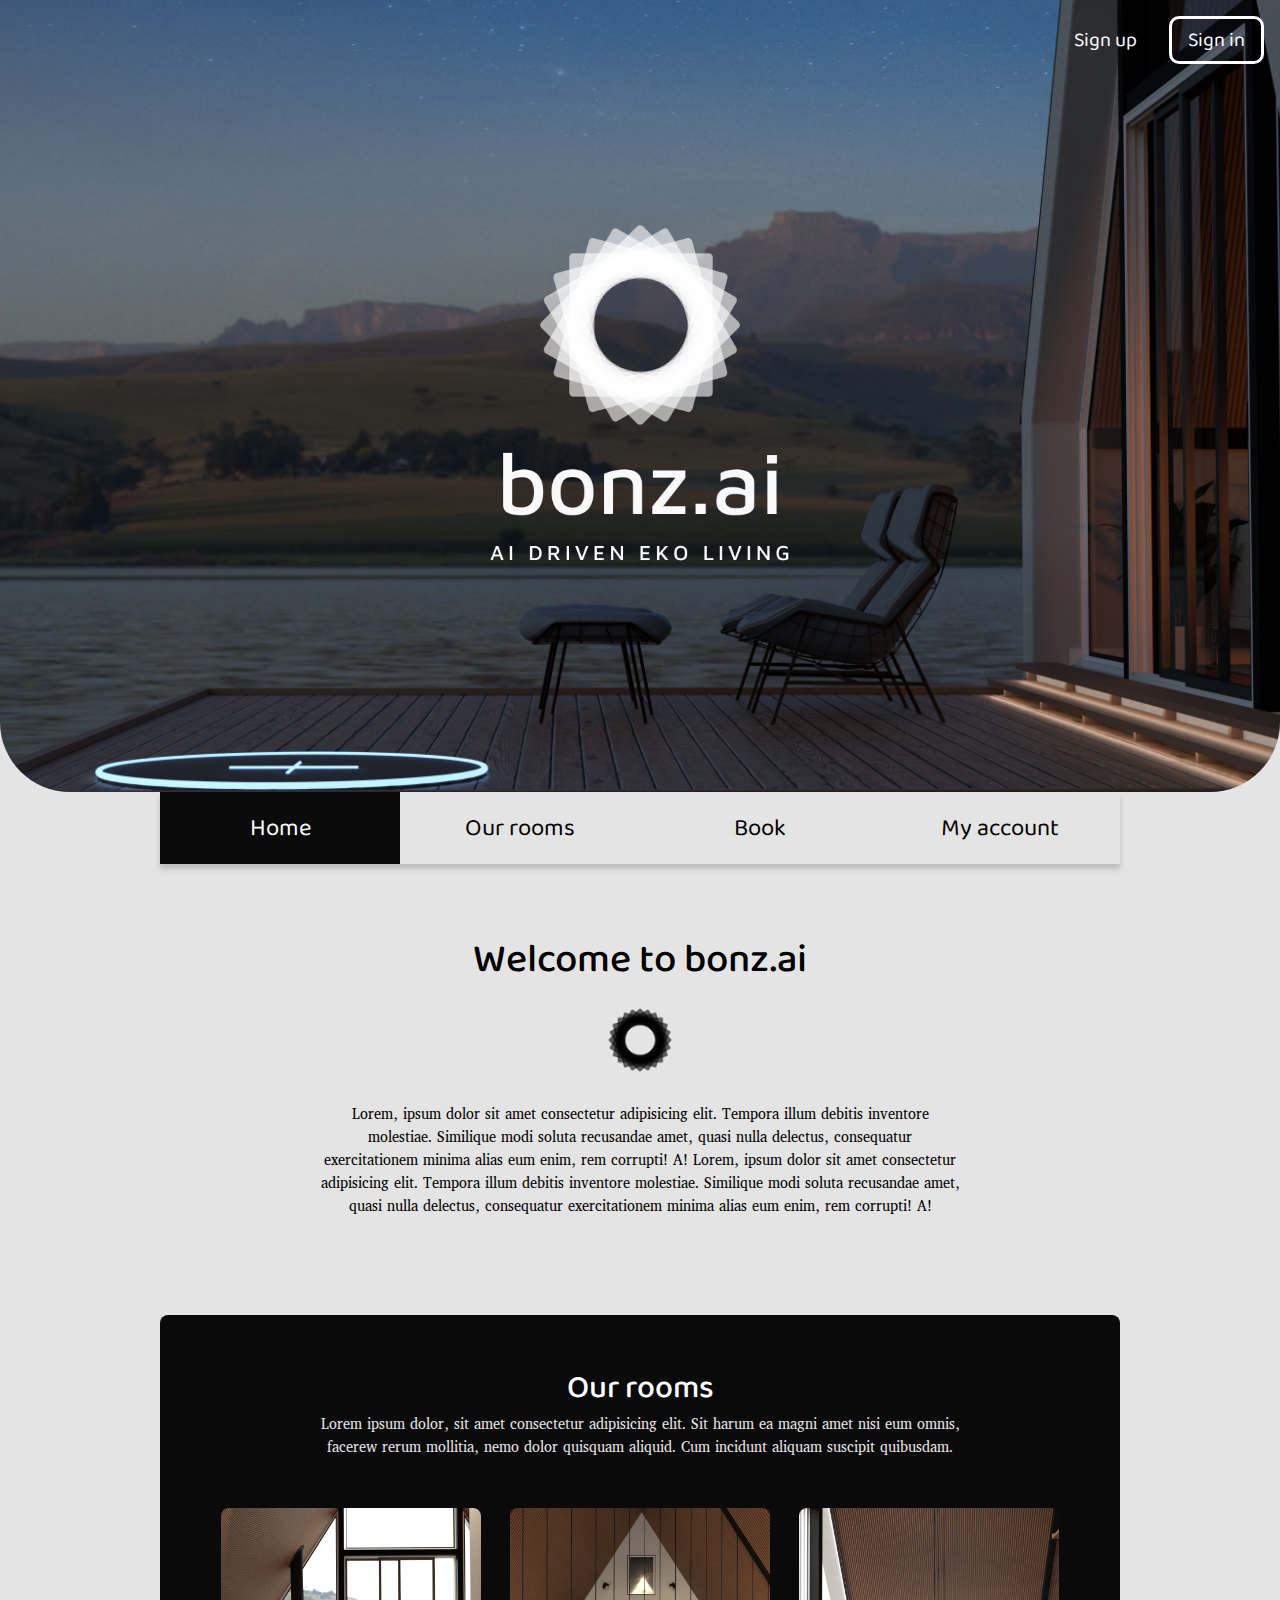
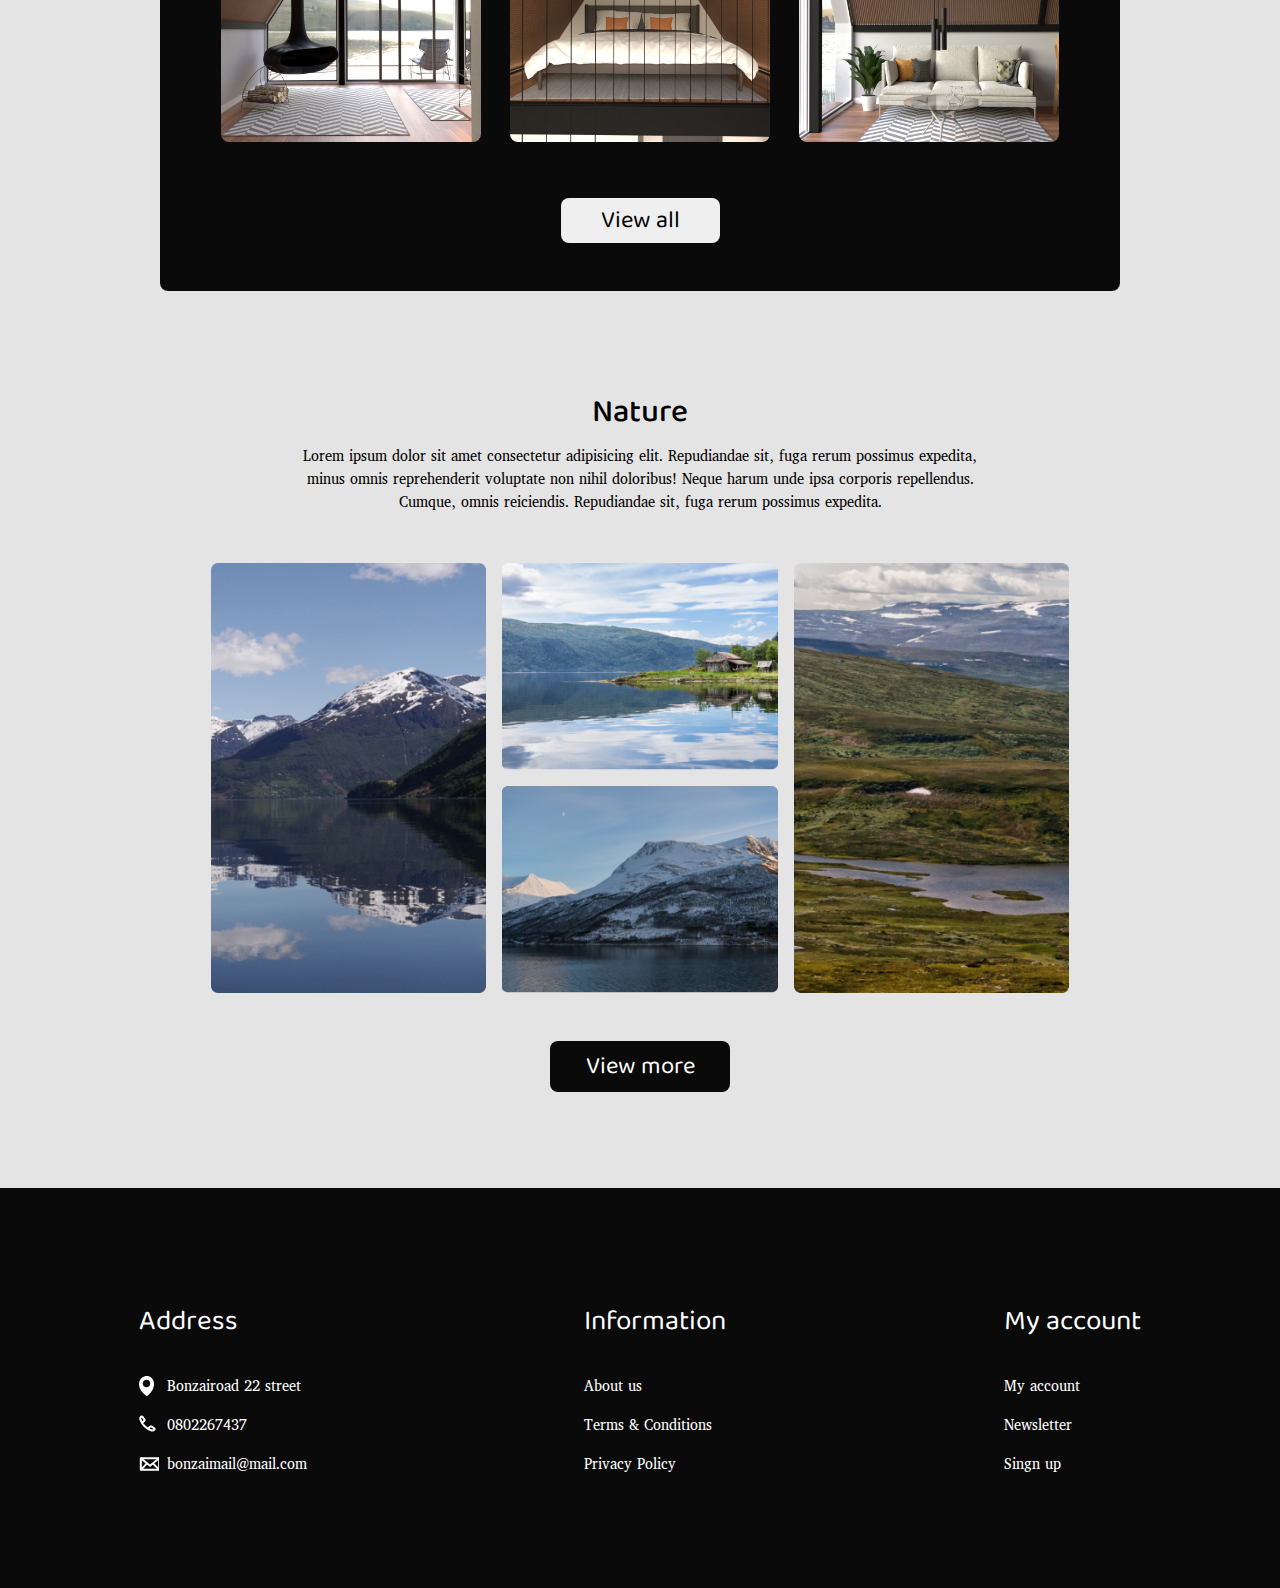
<file: index.html>
<!DOCTYPE html>
<html lang="en">
<head>
    <meta charset="UTF-8">
    <meta name="viewport" content="width=device-width, initial-scale=1.0">
    <title>Bonz.ai</title>
    <link rel="stylesheet" href="css/styles.css">
</head>
<body>
    <div class="wrapper">
        <!--HEADER-->
        <header class="header">
            <img class="header__logo" src="../assets/logo/bonz.ai-logo-white-portrait-full.png" alt="bonz.ai logo">
            <nav class="header__sign-in">
                <a class="header__sign-up" href="#">Sign up</a>
                <button class="header__button">Sign in</button>
            </nav>
        <!--DROPDOWN MENU-->
            <nav class="header-dropdown">
                <img class="header-dropdown__icon" src="../assets/photos/burgir.svg" alt="Icon for dropdown menu">
                <section class="dropdown-content">
                    <a class="dropdown-content__link" href="index.html">Home</a>
                    <a class="dropdown-content__link" href="ourrooms.html">Our rooms</a>
                    <a class="dropdown-content__link" href="book.html">Book</a>
                    <a class="dropdown-content__link" href="#">My account</a>
                </section>
            </nav>
        </header>
        <!--MENU-->
            <nav class="menu">
                <a class="menu__link--selected" href="#">Home</a>
                <a class="menu__link" href="ourrooms.html">Our rooms</a>
                <a class="menu__link" href="book.html">Book</a>
                <a class="menu__link" href="#">My account</a>
            </nav>
        <!--WELCOME SECTION-->
        <section class="welcome-section">
            <h1 class="welcome-section__title">Welcome to bonz.ai</h1>
            <img class="welcome-section__logo" src="../assets/logo/bonz.ai-logo-black-symbol.png" alt="bonz.ai symbol">
            <p class="welcome-section__paragraph welcome-section__paragraph--web">Lorem, ipsum dolor sit amet consectetur adipisicing elit. Tempora illum debitis inventore molestiae. Similique modi soluta recusandae amet, quasi nulla delectus, consequatur exercitationem minima alias eum enim, rem corrupti! A! Lorem, ipsum dolor sit amet consectetur adipisicing elit. Tempora illum debitis inventore molestiae. Similique modi soluta recusandae amet, quasi nulla delectus, consequatur exercitationem minima alias eum enim, rem corrupti! A!</p>
            <p class="welcome-section__paragraph welcome-section__paragraph--mobile">Lorem, ipsum dolor sit amet consectetur adipisicing elit. Tempora illum debitis inventore molestiae. Similique modi soluta recusandae amet, quasi nulla delectus, consequatur exercitationem minima alias eum enim. </p>
        </section>
        <!--ROOM SECTION-->
        <section class="room-section">
            <h2 class="room-section__title">Our rooms</h2>
            <p class="room-section__paragraph room-section__paragraph--web">Lorem ipsum dolor, sit amet consectetur adipisicing elit. Sit harum ea magni amet nisi eum omnis, facerew rerum mollitia, nemo dolor quisquam aliquid. Cum incidunt aliquam suscipit quibusdam.</p>
            <p class="room-section__paragraph room-section__paragraph--mobile">Lorem ipsum dolor, sit amet consectetur adipisicing elit. Sit harum ea magni amet nisi eum omnis, facerew rerum.</p>
            <aside class="room-section__images">
                <img class="room-section__img" src="../assets/photos/08-day.jpg" alt="Fireplace and view">
                <img class="room-section__img" src="../assets/photos/04-day.jpg" alt="Bedroom">
                <img class="room-section__img" src="../assets/photos/05-day.jpg" alt="Livingroom">
            </aside>
            <button class="room-section__button">View all</button>
        </section>
        <!--NATURE SECTION-->
        <section class="nature-section">
            <h2 class="nature-section__title">Nature</h2>
            <p class="nature-section__paragraph nature-section__paragraph--web">Lorem ipsum dolor sit amet consectetur adipisicing elit. Repudiandae sit, fuga rerum possimus expedita, minus omnis reprehenderit voluptate non nihil doloribus! Neque harum unde ipsa corporis repellendus. Cumque, omnis reiciendis. Repudiandae sit, fuga rerum possimus expedita.</p>
            <p class="nature-section__paragraph nature-section__paragraph--mobile">Lorem ipsum dolor sit amet consectetur adipisicing elit. Repudiandae sit, fuga rerum possimus expedita, minus omnis reprehenderit voluptate non nihil.</p>
            <article class="nature-section__gallery">
                <img class="nature-section__img1" src="../assets/photos/image.png" alt="View of nature">
                <img class="nature-section__img2" src="../assets/photos/image2.png" alt="View of nature">
                <img class="nature-section__img3" src="../assets/photos/image3.png" alt="View of nature">
                <img class="nature-section__img4" src="../assets/photos/image4.png" alt="View of nature">
            </article>
            <button class="nature-section__button">View more</button>
        </section>
        <!--FOOTER-->
        <footer class="footer">
                <nav class="footer__address">
                <h3 class="footer__title">Address</h3>
                <a class="footer__link footer__link--address" href="#">Bonzairoad 22 street</a>
                <a class="footer__link footer__link--phone" href="#">0802267437</a>
                <a class="footer__link footer__link--email" href="#">bonzaimail@mail.com</a>
            </nav>
            <nav class="footer__information">
                <h3 class="footer__title">Information</h3>
                <a class="footer__link" href="#">About us</a>
                <a class="footer__link" href="#">Terms & Conditions</a>
                <a class="footer__link" href="#">Privacy Policy</a>
            </nav>
            <nav class="footer__my-account">
                <h3 class="footer__title">My account</h3>
                <a class="footer__link" href="#">My account</a>
                <a class="footer__link" href="#">Newsletter</a>
                <a class="footer__link" href="#">Singn up</a>
            </nav>
        </footer>
    </div>
</body>
</html>
</file>
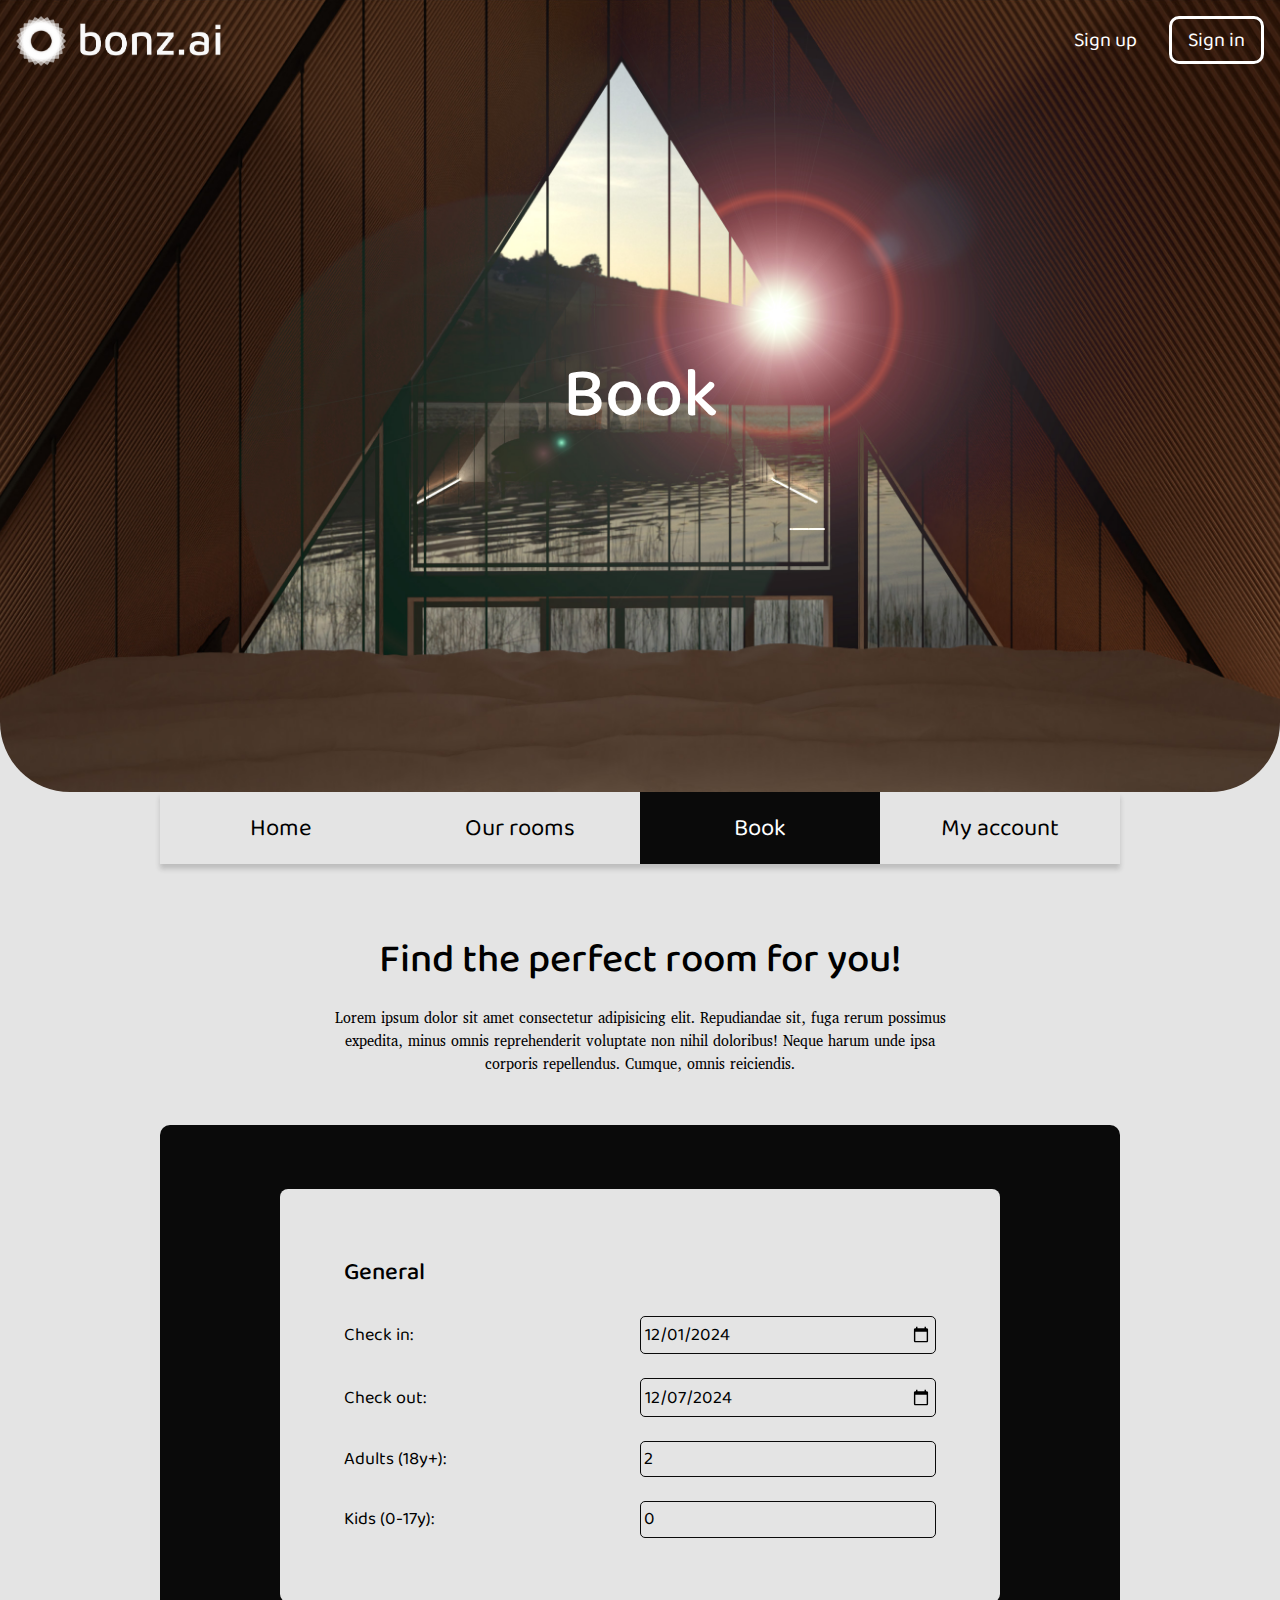
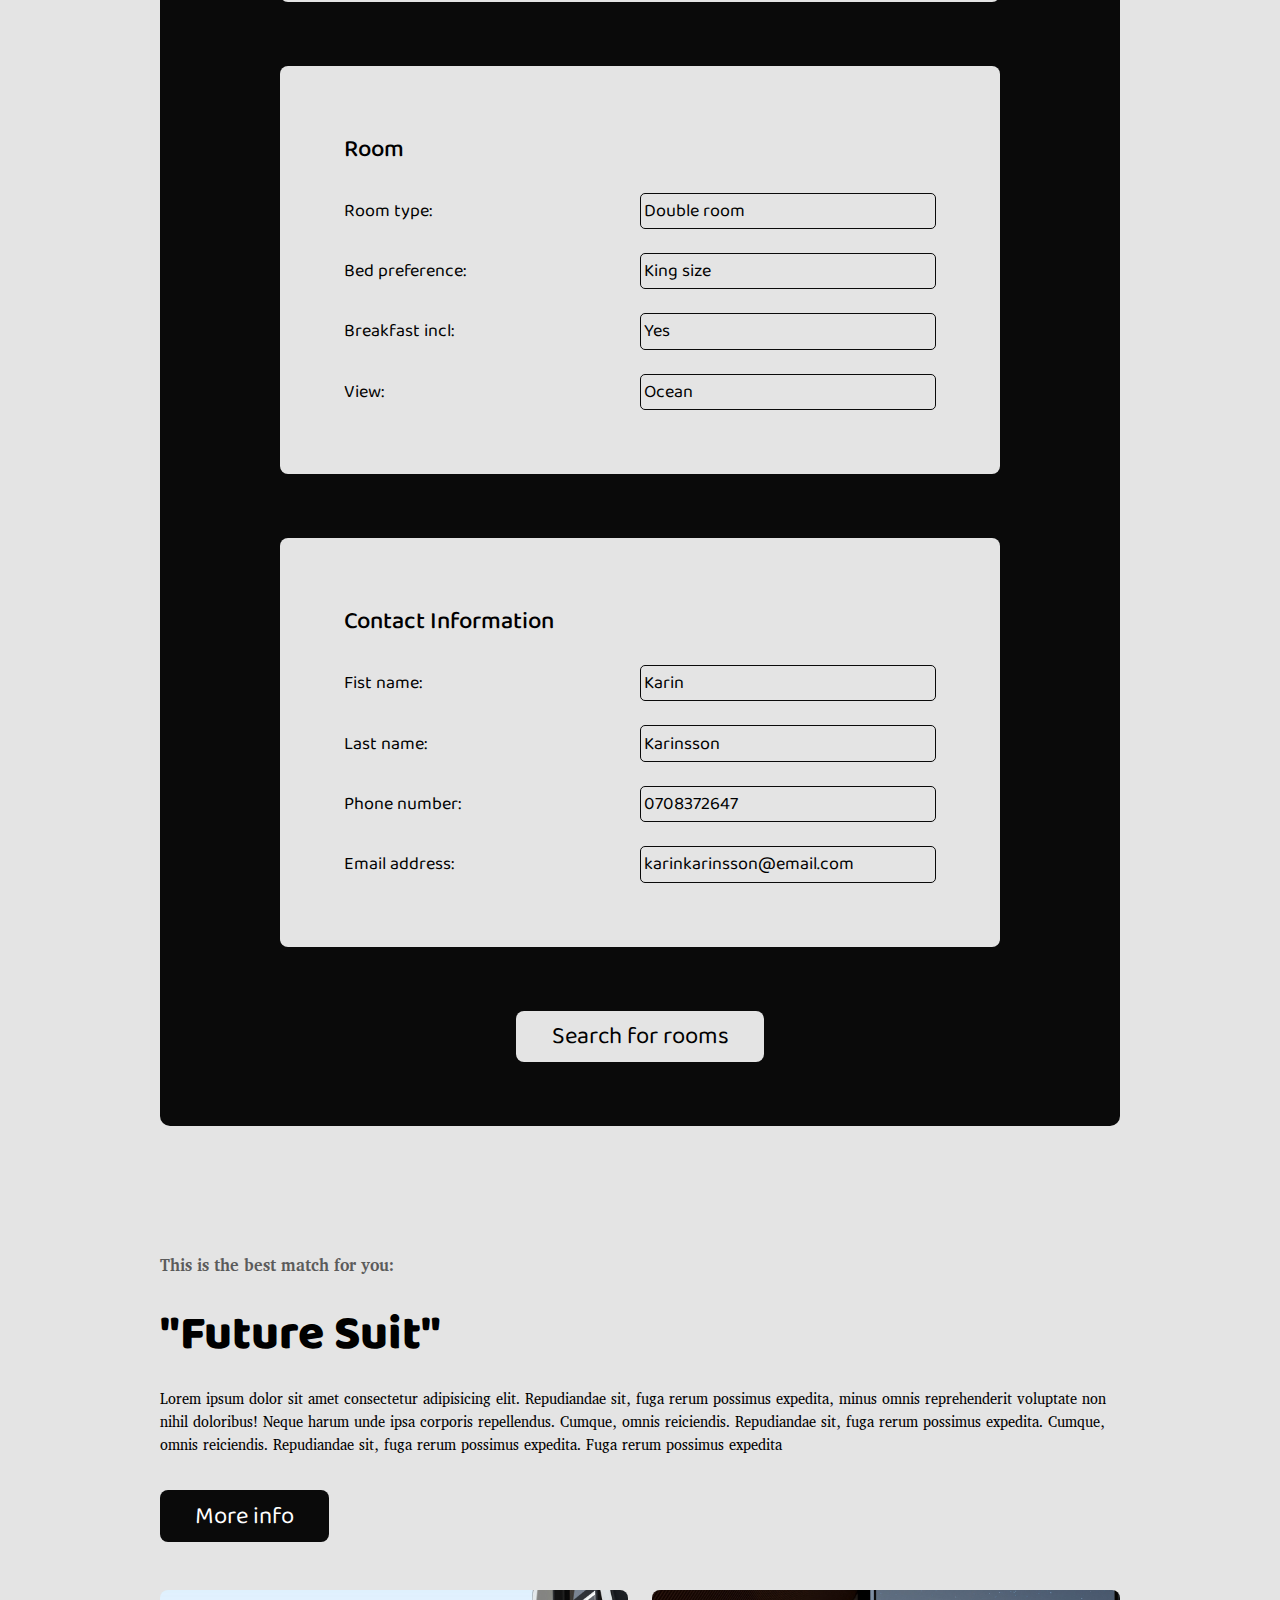
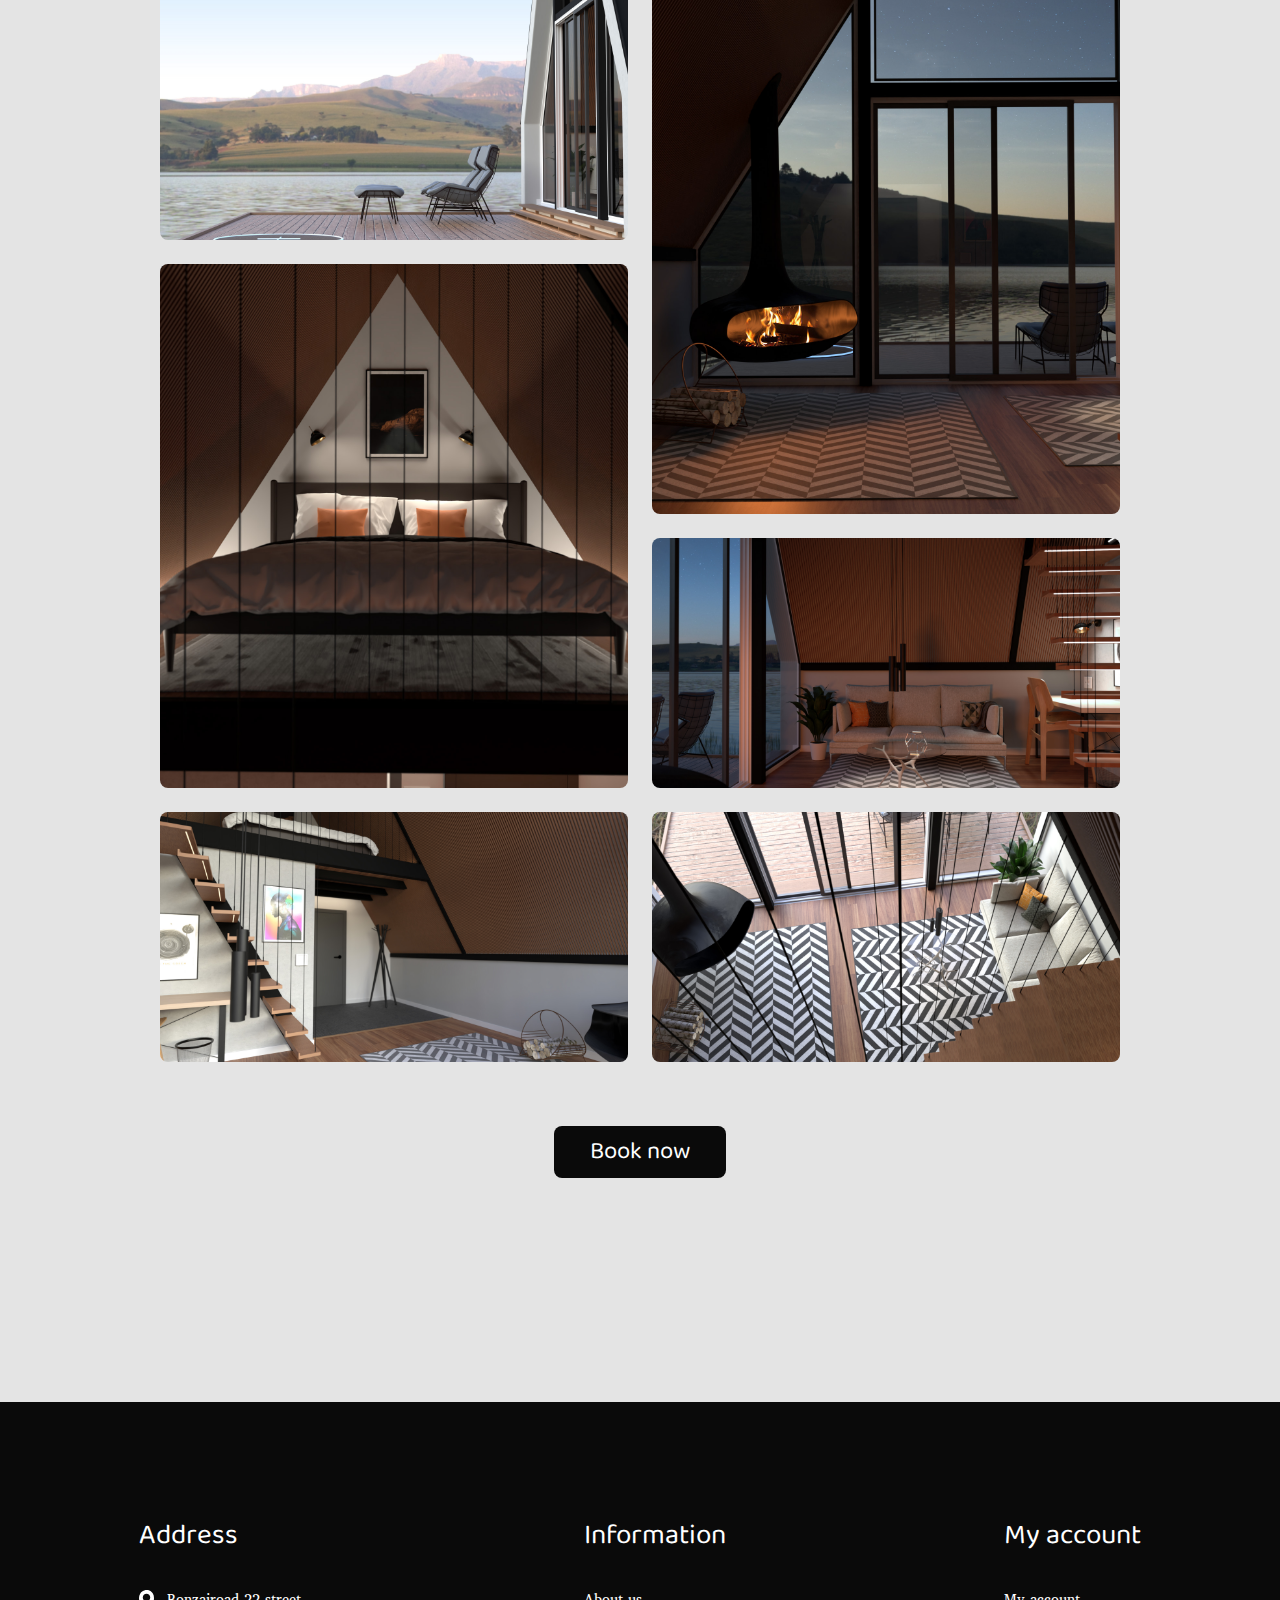
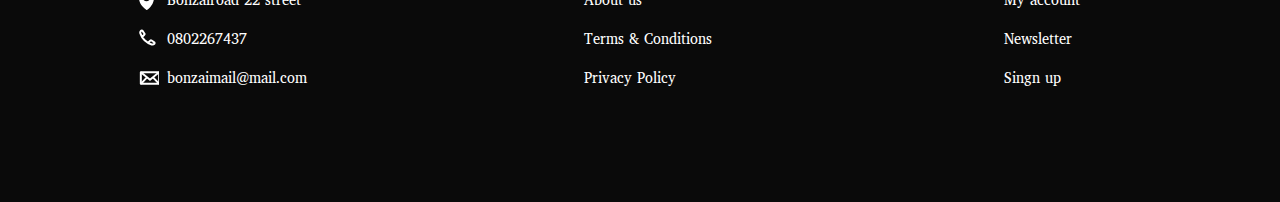
<file: book.html>
<!DOCTYPE html>
<html lang="en">
<head>
    <meta charset="UTF-8">
    <meta name="viewport" content="width=device-width, initial-scale=1.0">
    <title>Bonz.ai</title>
    <link rel="stylesheet" href="css/styles.css">
</head>
<div class="wrapper">
    <!--HEADER-->
    <header class="header-rooms">
        <h1 class="header__title">Book</h1>
        <nav class="header__sign-in">
            <a class="header__sign-up" href="#">Sign up</a>
            <button class="header__button">Sign in</button>
        </nav>
            <img class="header__logo-landscape" src="../assets/logo/bonz.ai-logo-white-landscape.png" alt="bonz.ai logo">
            <!--DROPDOWN MENU-->
            <nav class="header-dropdown">
                <img class="header-dropdown__icon" src="../assets/photos/burgir.svg" alt="Icon for dropdown menu">
                <section class="dropdown-content">
                    <a class="dropdown-content__link" href="index.html">Home</a>
                    <a class="dropdown-content__link" href="ourrooms.html">Our rooms</a>
                    <a class="dropdown-content__link" href="book.html">Book</a>
                    <a class="dropdown-content__link" href="#">My account</a>
                </section>
            </nav>
    </header>
    <!--MENU-->
    <nav class="menu">
        <a class="menu__link" href="index.html">Home</a>
        <a class="menu__link" href="ourrooms.html">Our rooms</a>
        <a class="menu__link--selected" href="book.html">Book</a>
        <a class="menu__link" href="#">My account</a>
    </nav>
    <!--FIND ROOM-->
    <section class="find-room">
    <h1 class="find-room__title">Find the perfect room for you!</h1>
    <p class="find-room__paragraph find-room__paragraph--web">Lorem ipsum dolor sit amet consectetur adipisicing elit. Repudiandae sit, fuga rerum possimus expedita, minus omnis reprehenderit voluptate non nihil doloribus! Neque harum unde ipsa corporis repellendus. Cumque, omnis reiciendis.</p>
    <p class="find-room__paragraph find-room__paragraph--mobile">Lorem, ipsum dolor sit amet consectetur adipisicing elit. Tempora illum debitis inventore molestiae. Similique modi soluta recusandae amet, quasi nulla delectus. </p>
    </section>
    <!--FIND ROOM FORMS-->
    <section class="main">
        <form class="main__form-box">
            <h2 class="form-box__title">General</h2>
            <label class="form-box__label" for="check-in">Check in:
            <input class="form-box__input" type="date" id="check-in" name="check-in" value="2024-12-01"></label>
            <label class="form-box__label" for="check-out">Check out:
            <input class="form-box__input" type="date" id="check-out" name="check-out" value="2024-12-07"></label>
            <label class="form-box__label" for="adults">Adults (18y+):
            <input class="form-box__input" type="number" id="adults" name="adults" value="2" min="1"></label>
            <label class="form-box__label" for="kids">Kids (0-17y):
            <input class="form-box__input" type="number" id="kids" name="kids" value="0" min="0"></label>
        </form>
        <form class="main__form-box">
            <h2 class="form-box__title">Room</h2>
            <label class="form-box__label" for="room-type">Room type:
            <input class="form-box__input" type="text" id="room-type" name="room-type" value="Double room"></label>
            <label class="form-box__label" for="bed">Bed preference:
            <input class="form-box__input" type="text" id="bed" name="bed" value="King size"></label>
            <label class="form-box__label" for="breakfast">Breakfast incl:
            <input class="form-box__input" type="text" id="breakfast" name="breakfast" value="Yes"></label>
            <label class="form-box__label" for="view">View:
            <input class="form-box__input" type="text" id="view" name="view" value="Ocean"></label>
        </form> 
        <form class="main__form-box">
            <h2 class="form-box__title">Contact Information</h2>
            <label class="form-box__label" for="first-name">Fist name:
            <input class="form-box__input" type="text" id="first-name" name="first-name" value="Karin"></label>
            <label class="form-box__label" for="last-name">Last name:
            <input class="form-box__input" type="text" id="last-name" name="last-name" value="Karinsson"></label>
            <label class="form-box__label" for="phone-number">Phone number:
            <input class="form-box__input" type="phone" id="phone-number" name="phone-number" value="0708372647"></label>
            <label class="form-box__label" for="email-address">Email address:
            <input class="form-box__input" type="email" id="email-address" name="email-address" value="karinkarinsson@email.com"></label>
        </form> 
        <button class="main__button">Search for rooms</button>
    </section>
    <!--ROOM RESULT-->
    <article class="room-result-text">
        <h3 class="room-result-text__subtitle">This is the best match for you:</h3>
        <h2 class="room-result-text__title">"Future Suit"</h2>
        <p class="room-result-text__paragraph room-result-text__paragraph--web">Lorem ipsum dolor sit amet consectetur adipisicing elit. Repudiandae sit, fuga rerum possimus expedita, minus omnis reprehenderit voluptate non nihil doloribus! Neque harum unde ipsa corporis repellendus. Cumque, omnis reiciendis. Repudiandae sit, fuga rerum possimus expedita. Cumque, omnis reiciendis. Repudiandae sit, fuga rerum possimus expedita. Fuga rerum possimus expedita </p>
        <p class="room-result-text__paragraph room-result-text__paragraph--mobile">Lorem, ipsum dolor sit amet consectetur adipisicing elit. Tempora illum debitis inventore molestiae. Similique modi soluta recusandae amet, quasi nulla delectus. </p>
        <button class="room-result-text__button">More info</button>
    </article>
    <!--ROOM RESULT GALLERY-->
    <section class="room-result-gallery">
        <img class="room-result-gallery__img1" src="../assets/photos/09-day.jpg" alt="View from patio">
        <img class="room-result-gallery__img2" src="../assets/photos/08-night.jpg" alt="Fireplace and view">
        <img class="room-result-gallery__img3" src="../assets/photos/04-night.jpg" alt="Bedroom">
        <img class="room-result-gallery__img4" src="../assets/photos/05-night.jpg" alt="Livingroom">
        <img class="room-result-gallery__img5" src="../assets/photos/06-day.jpg" alt="Hall/entrance">
        <img class="room-result-gallery__img6" src="../assets/photos/07-day.jpg" alt="Livingroom from loft">
    </section>
    <button class="book-button">Book now</button>
    <!--FOOTER-->
    <footer class="footer">
        <nav class="footer__address">
        <h3 class="footer__title">Address</h3>
        <a class="footer__link--address" href="#">Bonzairoad 22 street</a>
        <a class="footer__link--phone" href="#">0802267437</a>
        <a class="footer__link--email" href="#">bonzaimail@mail.com</a>
    </nav>
    <nav class="footer__information">
        <h3 class="footer__title">Information</h3>
        <a class="footer__link" href="#">About us</a>
        <a class="footer__link" href="#">Terms & Conditions</a>
        <a class="footer__link" href="#">Privacy Policy</a>
    </nav>
    <nav class="footer__my-account">
        <h3 class="footer__title">My account</h3>
        <a class="footer__link" href="#">My account</a>
        <a class="footer__link" href="#">Newsletter</a>
        <a class="footer__link" href="#">Singn up</a>
    </nav>
</footer>
  
</div>
</file>
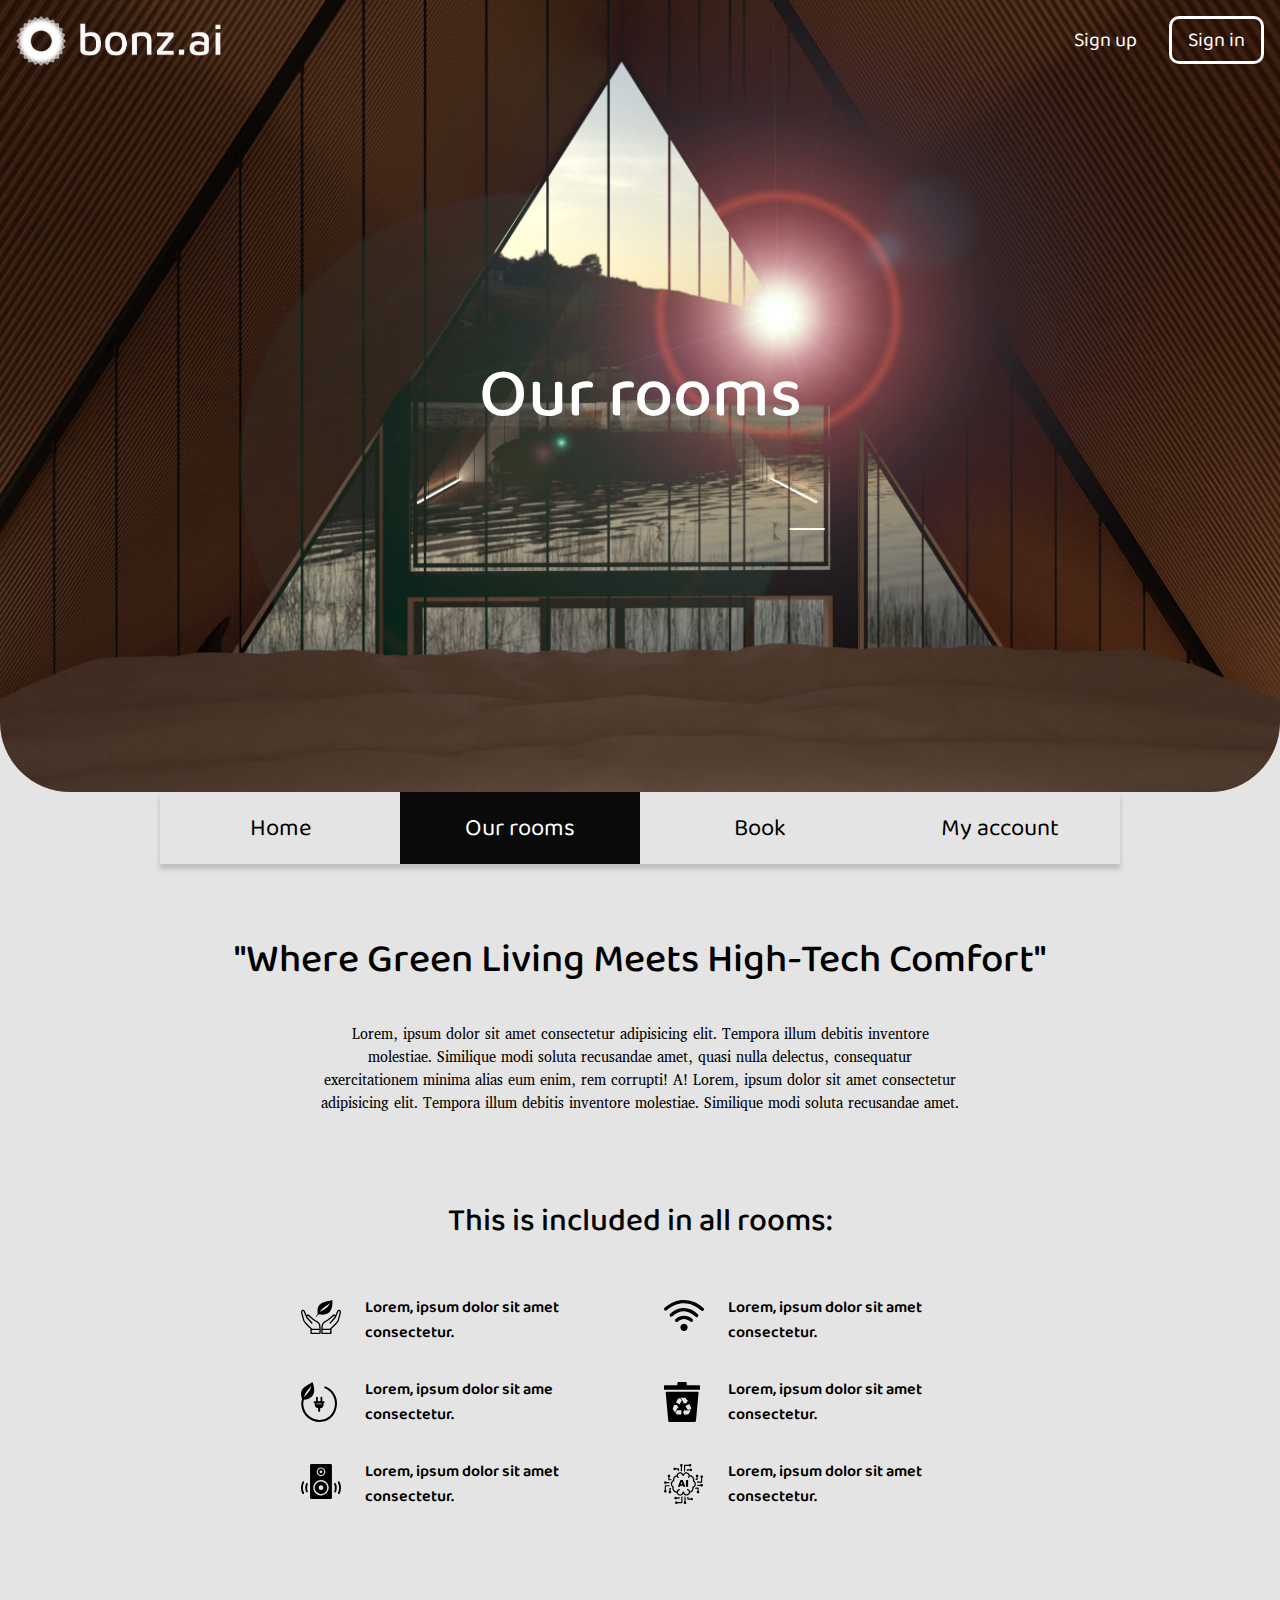
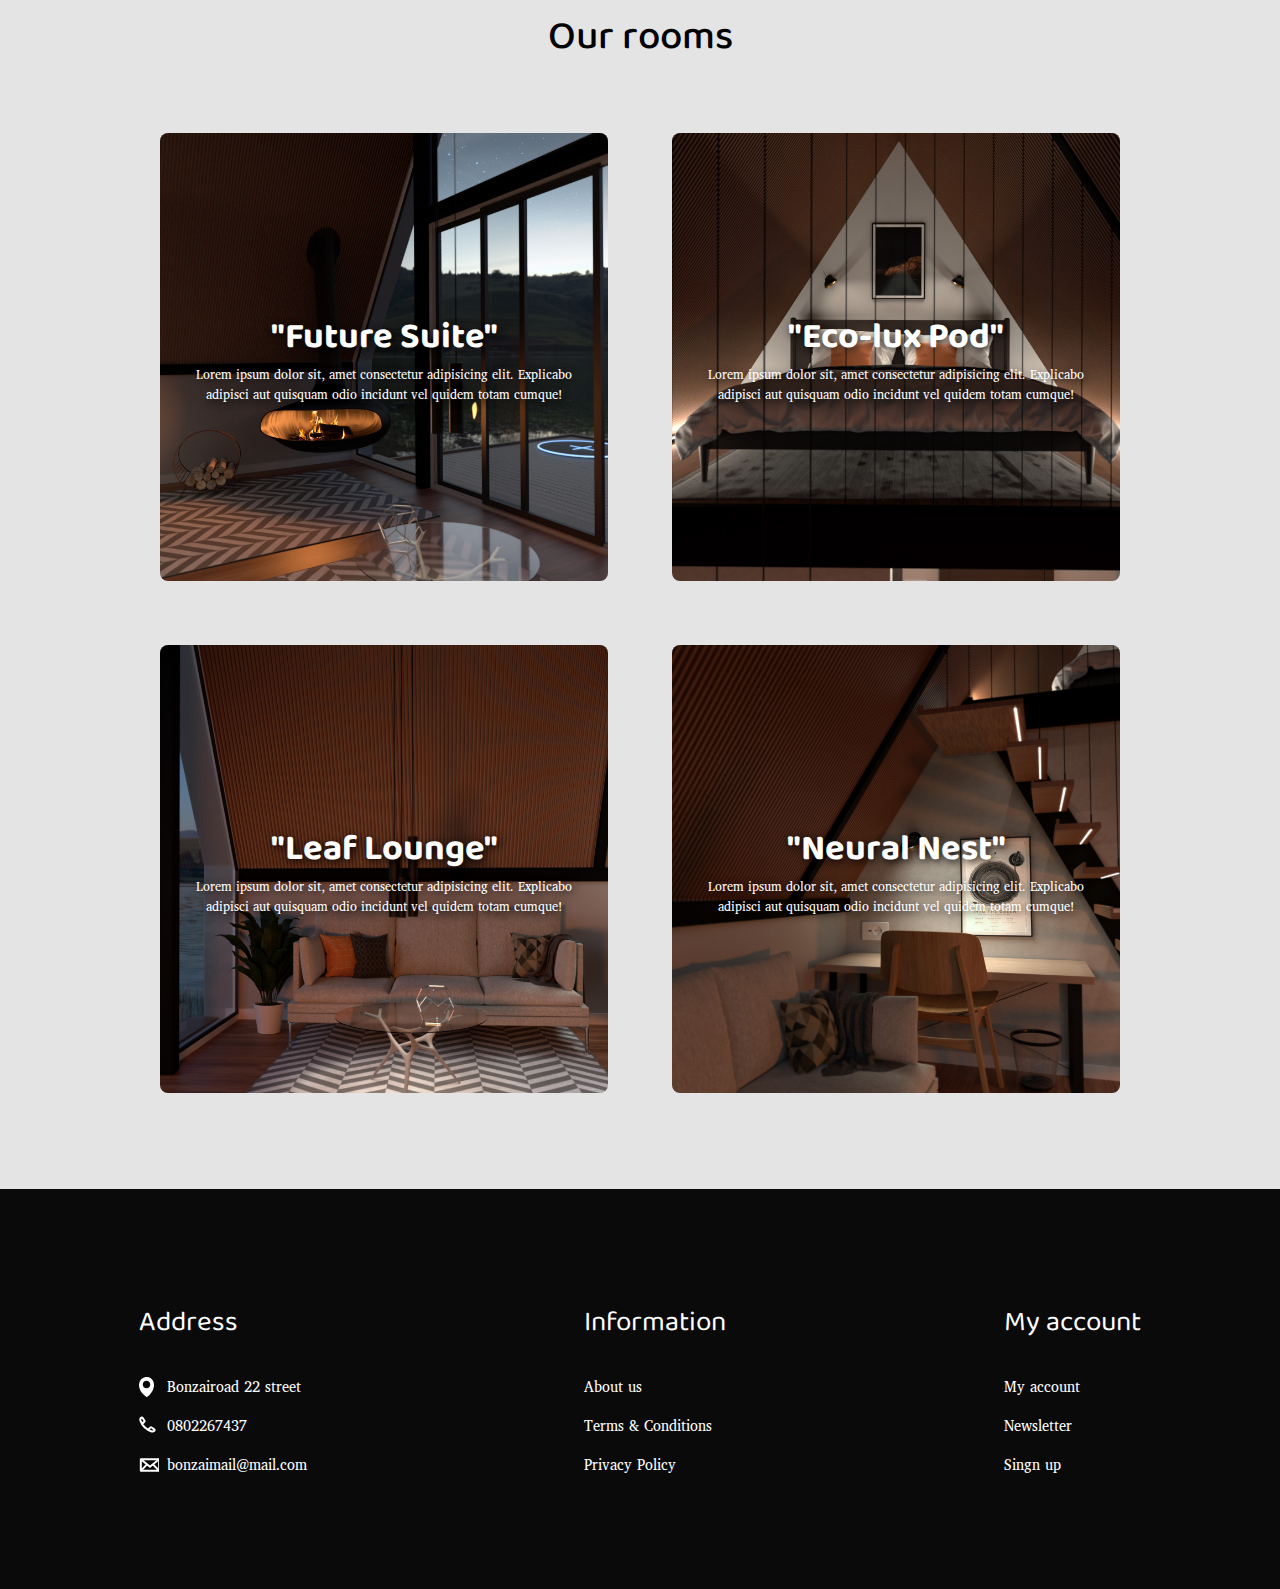
<file: ourrooms.html>
<!DOCTYPE html>
<html lang="en">
<head>
    <meta charset="UTF-8">
    <meta name="viewport" content="width=device-width, initial-scale=1.0">
    <title>Bonz.ai</title>
    <link rel="stylesheet" href="css/styles.css">
</head>
<body>
    <div class="wrapper">
        <!--HEADER-->
        <header class="header-rooms">
            <h1 class="header__title">Our rooms</h1>
            <nav class="header__sign-in">
                <a class="header__sign-up" href="#">Sign up</a>
                <button class="header__button">Sign in</button>
            </nav>
                <img class="header__logo-landscape" src="../assets/logo/bonz.ai-logo-white-landscape.png" alt="bonz.ai logo">
                <nav class="header-dropdown">
                    <img class="header-dropdown__icon" src="../assets/photos/burgir.svg" alt="Icon for dropdown menu">
                <!--DROPDOWN MENU-->
                    <section class="dropdown-content">
                        <a class="dropdown-content__link" href="index.html">Home</a>
                        <a class="dropdown-content__link" href="ourrooms.html">Our rooms</a>
                        <a class="dropdown-content__link" href="book.html">Book</a>
                        <a class="dropdown-content__link" href="#">My account</a>
                    </section>
                </nav>
        </header>
        <!--MENU-->
        <nav class="menu">
            <a class="menu__link" href="index.html">Home</a>
            <a class="menu__link--selected" href="ourrooms.html">Our rooms</a>
            <a class="menu__link" href="book.html">Book</a>
            <a class="menu__link" href="#">My account</a>
        </nav>
        <!--ROOM INFO-->
        <section class="room-info">
            <h1 class="room-info__title">"Where Green Living Meets High-Tech Comfort"</h1>
            <p class="room-info__paragraph room-info__paragraph--web">Lorem, ipsum dolor sit amet consectetur adipisicing elit. Tempora illum debitis inventore molestiae. Similique modi soluta recusandae amet, quasi nulla delectus, consequatur exercitationem minima alias eum enim, rem corrupti! A! Lorem, ipsum dolor sit amet consectetur adipisicing elit. Tempora illum debitis inventore molestiae. Similique modi soluta recusandae amet.</p>
            <p class="room-info__paragraph room-info__paragraph--mobile">Lorem, ipsum dolor sit amet consectetur adipisicing elit. Tempora illum debitis inventore molestiae. Similique modi soluta recusandae amet, quasi nulla delectus, consequatur exercitationem minima alias eum enim. </p>
        </section>
        <!--ROOM INCLUDES-->
        <h2 class="room-included-title">This is included in all rooms:</h2>
        <section class="room-included">
            <aside class="room-included__left">
                <p class="room-included__item room-included__item--leaf">Lorem, ipsum dolor sit amet consectetur.</p>
                <p class="room-included__item room-included__item--energy">Lorem, ipsum dolor sit ame consectetur.</p>
                <p class="room-included__item room-included__item--speaker">Lorem, ipsum dolor sit amet consectetur.</p>
            </aside>
            <aside class="room-included__right">
                <p class="room-included__item room-included__item--wifi">Lorem, ipsum dolor sit amet consectetur.</p>
                <p class="room-included__item room-included__item--recycle">Lorem, ipsum dolor sit amet consectetur.</p>
                <p class="room-included__item room-included__item--ai">Lorem, ipsum dolor sit amet consectetur.</p>
            </aside>
        </section>
        <!--ROOM GALLERY-->
        <h2 class="room-gallery-title">Our rooms</h2>
        <section class="room-gallery">
            <figure class="room-gallery__room1">
                <h3 class="room-gallery__name">"Future Suite"</h3>
                <p class="room-gallery__paragraph room-gallery__paragraph--web">Lorem ipsum dolor sit, amet consectetur adipisicing elit. Explicabo adipisci aut quisquam odio incidunt vel quidem totam cumque!</p>
                <p class="room-gallery__paragraph room-gallery__paragraph--mobile">Lorem ipsum dolor sit, amet consectetur adipisicing elit. Explicabo adipisci aut quisquam.</p>
            </figure>
            <figure class="room-gallery__room2">
                <h3 class="room-gallery__name">"Eco-lux Pod"</h3>
                <p class="room-gallery__paragraph room-gallery__paragraph--web">Lorem ipsum dolor sit, amet consectetur adipisicing elit. Explicabo adipisci aut quisquam odio incidunt vel quidem totam cumque!</p>
                <p class="room-gallery__paragraph room-gallery__paragraph--mobile">Lorem ipsum dolor sit, amet consectetur adipisicing elit. Explicabo adipisci aut quisquam.</p>
            </figure>
            <figure class="room-gallery__room3">
                <h3 class="room-gallery__name">"Leaf Lounge"</h3>
                <p class="room-gallery__paragraph room-gallery__paragraph--web">Lorem ipsum dolor sit, amet consectetur adipisicing elit. Explicabo adipisci aut quisquam odio incidunt vel quidem totam cumque!</p>
                <p class="room-gallery__paragraph room-gallery__paragraph--mobile">Lorem ipsum dolor sit, amet consectetur adipisicing elit. Explicabo adipisci aut quisquam.</p>
            </figure>
            <figure class="room-gallery__room4">
                <h3 class="room-gallery__name">"Neural Nest"</h3>
                <p class="room-gallery__paragraph room-gallery__paragraph--web">Lorem ipsum dolor sit, amet consectetur adipisicing elit. Explicabo adipisci aut quisquam odio incidunt vel quidem totam cumque!</p>
                <p class="room-gallery__paragraph room-gallery__paragraph--mobile">Lorem ipsum dolor sit, amet consectetur adipisicing elit. Explicabo adipisci aut quisquam.</p>
            </figure>
        </section>
        <!--FOOTER-->
        <footer class="footer">
        <nav class="footer__address">
            <h3 class="footer__title">Address</h3>
            <a class="footer__link--address" href="#">Bonzairoad 22 street</a>
            <a class="footer__link--phone" href="#">0802267437</a>
            <a class="footer__link--email" href="#">bonzaimail@mail.com</a>
        </nav>
        <nav class="footer__information">
            <h3 class="footer__title">Information</h3>
            <a class="footer__link" href="#">About us</a>
            <a class="footer__link" href="#">Terms & Conditions</a>
            <a class="footer__link" href="#">Privacy Policy</a>
        </nav>
        <nav class="footer__my-account">
            <h3 class="footer__title">My account</h3>
            <a class="footer__link" href="#">My account</a>
            <a class="footer__link" href="#">Newsletter</a>
            <a class="footer__link" href="#">Singn up</a>
        </nav>
    </footer>
    </div>
</body>
</file>
<file: css/styles.css>
@import url('https://fonts.googleapis.com/css2?family=Abel&family=Baloo+2:wght@400..800&family=Fira+Sans:ital,wght@0,100;0,200;0,300;0,400;0,500;0,600;0,700;0,800;0,900;1,100;1,200;1,300;1,400;1,500;1,600;1,700;1,800;1,900&family=Sansita:ital,wght@0,400;0,700;0,800;0,900;1,400;1,700;1,800;1,900&display=swap');
@import url('https://fonts.googleapis.com/css2?family=Abel&family=Annapurna+SIL:wght@400;700&family=Baloo+2:wght@400..800&family=Fira+Sans:ital,wght@0,100;0,200;0,300;0,400;0,500;0,600;0,700;0,800;0,900;1,100;1,200;1,300;1,400;1,500;1,600;1,700;1,800;1,900&family=Sansita:ital,wght@0,400;0,700;0,800;0,900;1,400;1,700;1,800;1,900&display=swap');


:root {
    --text-font1: "Baloo 2", sans-serif;
    --text-font2: "Annapurna SIL", serif;

    --color-darkwhite: rgba(228, 228, 228, 1);
    --color-lightblack: rgba(10, 10, 10, 1);
    --color-white: white;
    --color-black: black;
    --color-gray: rgb(91, 91, 91);
}

* {
    box-sizing: border-box;
    margin: 0;
    padding: 0;
}

body {
    background-color: var(--color-darkwhite);
}

.wrapper {
    max-width: 1000vw;
    height: auto;
    display: flex;
    flex-direction: column;
    align-items: center;
}

/*HEADER*/
.header {
    background-image: url("../assets/photos/09-night.jpg");
    background-size: cover;
    background-position: 50%;
    height: 88vh;
    width: 100%;
    border-radius: 0px 0px 70px 70px;
    
    display: flex;
    flex-direction: column;
    justify-content: center;
    align-items: center;
}

.header__logo {
    transform: scale(0.35);
}

.header-dropdown {
    position: absolute;
    top: 1rem;
    left: 1rem;
    width: 2.5rem;
    display: none;
    cursor: pointer;
    transition: transform .2s;
}

.header__sign-in {
    position: absolute;
    top: 1rem;
    right: 1rem;
    display: flex;
    flex-direction: row;
    align-items: center;
    gap: 2rem;
}

.header__sign-up {
    font-family: var(--text-font1);
    font-size: 20px;
    color: var(--color-white);
    text-decoration: none;
    cursor: pointer;
    transition: transform .2s;
}

.header__button {
    font-family: var(--text-font1);
    font-size: 20px;
    color: var(--color-white);
    background-color: transparent;
    border: solid 3px var(--color-white);
    border-radius: 10px;
    padding: .3rem 1rem;
    cursor: pointer;
    transition: transform .2s;
}

.header-dropdown__icon:hover {
    transform: scale(1.1);
}

.header__sign-up:hover {
    transform: scale(1.1);
}

.header__button:hover {
    transform: scale(1.05);
}

/*MENU*/
.menu {
    background-color: var(--color-darkwhite);
    box-shadow: 0 5px 5px rgba(35, 35, 35, 0.2);
    width: 75%;
    display: flex;
    height: 4.5rem;
    justify-content: center;
    align-items: center;
    font-family: var(--text-font1);
    font-size: clamp(16px, 2vw, 24px);
}

.menu__link, .menu__link--selected {
    text-decoration: none;
    color: var(--color-black);
    padding: clamp(0.8rem, 4vw, 1.03rem) clamp(1.2rem, 3vw, 3rem);
    flex: 1; 
    text-align: center; 
    font-size: inherit;
    white-space: nowrap ;
    transition: transform 0.2s;
}

.menu__link:hover {
    transform: scale(1.1);
    
}

.menu__link--selected {
    color: var(--color-white);
    background-color: var(--color-lightblack);
}

/*WELCOME SECTION*/
.welcome-section {
    display: flex;
    flex-direction: column;
    align-items: center;
    
    margin-top: 4rem;
    text-align: center;
    gap: 1rem;
}

.welcome-section__title {
    font-family: var(--text-font1);
    font-size: 40px;
    font-weight: 500;
}

.welcome-section__logo {
    width: 4rem;
    height: 4rem;
}

.welcome-section__paragraph {
    color: var(--color-black);
    font-family: var(--text-font2);
}

.welcome-section__paragraph--web {
    margin-top: 1rem;
    width: 50%;
    font-size: 16px;
}

.welcome-section__paragraph--mobile {
    margin-top: 1rem;
    font-size: 13px;
    display: none;
    width: 85%;
}

/*ROOM SECTION*/
.room-section {
    background-color: var(--color-lightblack);
    width: 75%;
    border-radius: .5rem;
    display: flex;
    flex-direction: column;
    align-items: center;
    text-align: center;
    padding: 3rem 2rem 3rem 2rem;
    margin-top: 6rem;
}

.room-section__title {
    font-family: var(--text-font1);
    color: var(--color-white);
    font-weight: 500;
    font-size: 32px;
}

.room-section__paragraph {
    font-family: var(--text-font2);
    color: var(--color-darkwhite);
}

.room-section__paragraph--web {
    width: 75%;
    font-size: 16px;
}

.room-section__paragraph--mobile {
    width: 85%;
    font-size: 13px;
    display: none;
}

.room-section__images {
    display: flex;
    justify-content: center;
    justify-content: space-evenly;
    margin-top: 3rem;
    margin-bottom: 3.5rem;
}

.room-section__img {
    width: 29%;
    height: 234px;
    object-fit: cover;
    border-radius: .5rem;
}

.room-section__button {
    font-family: var(--text-font1);
    font-size: 24px;
    padding: .2rem 2.5rem;
    border: none;
    border-radius: 8px;
    cursor: pointer;
}

/*NATURE SECTION*/
.nature-section {
    display: flex;
    flex-direction: column;
    align-items: center;
    text-align: center;
}

.nature-section__title {
    font-family: var(--text-font1);
    color: var(--color-black);
    font-weight: 500;
    font-size: 32px;
    margin-top: 6rem;
}

.nature-section__paragraph {
    font-family: var(--text-font2);
    color: var(--color-black);
}

.nature-section__paragraph--web {
    margin-top: .5rem;
    width: 55%;
}

.nature-section__paragraph--mobile {
    width: 85%;
    font-size: 13px;
    display: none;
}

.nature-section__gallery {
    margin: 3rem auto 3rem auto;
    width: 67%;
    height: 80%;
    display: grid;
    gap: 1rem;
    grid-template-columns: repeat(3, 1fr);
    grid-template-rows: repeat(2, auto);
}

.nature-section__img1 {
    grid-column: 1 / 2;
    grid-row: 1 / 3;
}

.nature-section__img2 {
    grid-column: 2 / 3;
    grid-row: 1 / 2;
}

.nature-section__img3 {
    grid-column: 2 / 3;
    grid-row: 2 / 3;
}

.nature-section__img4 {
    grid-column: 3 / 4;
    grid-row: 1 / 3;
}

.nature-section__gallery img {
    width: 100%;
    height: 100%;
    object-fit: cover;
    border-radius: 5px;
}

.nature-section__button {
    font-family: var(--text-font1);
    font-size: 24px;
    padding: .4rem 2.2rem;
    border: none;
    border-radius: 8px;
    cursor: pointer;
    background-color: var(--color-lightblack);
    color: var(--color-white);
}

/*FOOTER*/
.footer {
    display: flex;
    flex-direction: row;
    background-color: var(--color-lightblack);
    width: 100%;
    height: 25rem;
    justify-content: space-around;
    align-items: center;
    margin-top: 6rem;
}

.footer__address, .footer__information, .footer__my-account {
    display: flex;
    flex-direction: column;
    color: var(--color-white);
    gap: 1rem;
}

.footer__link--address::before {
    content:"";
    display: block;
    width: 20px;
    height: 20px;
    background: url("../assets/photos/location.svg") no-repeat;
    float: left;
    margin-right: .5rem;
}

.footer__link--address {
    text-decoration: none;
    font-family: var(--text-font2);
    color: var(--color-white);
}

.footer__link--phone::before {
    content:"";
    display: block;
    width: 20px;
    height: 20px;
    background: url("../assets/photos/phone.svg") no-repeat;
    float: left;
    margin-right: .5rem;
}

.footer__link--phone {
    text-decoration: none;
    font-family: var(--text-font2);
    color: var(--color-white);
}

.footer__link--email::before {
    content:"";
    display: block;
    width: 20px;
    height: 20px;
    background: url("../assets/photos/mail.svg") no-repeat;
    float: left;
    margin-right: .5rem;
}

.footer__link--email {
    text-decoration: none;
    font-family: var(--text-font2);
    color: var(--color-white);
}

.footer__link {
    text-decoration: none;
    font-family: var(--text-font2);
    color: var(--color-white);
}

.footer__title {
    font-family: var(--text-font1);
    font-weight: 300;
    font-size: 28px;
    margin-bottom: 1rem;
}

/* -----OUR ROOMS MEDIA@----- */ 

@media (max-width: 576px) {

    /*DROPDOWN MENU*/
    .dropdown-content {
        width: fit-content;
        white-space: nowrap;
        display: flex;
        flex-direction: column;
        background-color: var(--color-lightblack);
        border-radius: 8px;
        display: none;
    }

    .dropdown-content__link {
        font-family: var(--text-font1);
        text-decoration: none;
        font-size: 20px;
        color: var(--color-white);
        padding: 1.5rem 5rem 1.5rem 1rem;
        cursor: pointer;
        border-radius: 8px;
    }

    .header-dropdown:hover .dropdown-content {
        display: flex;
    }

    .dropdown-content__link:hover {
        background-color: var(--color-darkwhite);
        color: var(--color-lightblack);
    }

    /*HEADER*/
    .header {
        height: 40vh;
        background-position: 50%;
        border-radius: 0px 0px 40px 40px;
    }

    .header__logo {
        transform: scale(0.16)
    }

    .header-dropdown {
        display: block;
        width: auto;
    }

    .header__sign-in {
        gap: 1rem
    }
    
    .header__sign-up {
        font-size: 14px;
    }

    .header__button {
        font-size: 14px;
        border: solid 2px var(--color-white);
        border-radius: 10px;
        padding: .2rem 1rem;
        cursor: pointer;
    }

    /*MENU*/
    .menu {
        display: none;
    }

    /*WELCOME SECTION*/
    .welcome-section__title {
        font-size: 28px;
        white-space: nowrap;
    }

    .welcome-section__logo {
        width: 3rem;
        height: 3rem;
    }

    .welcome-section__paragraph--mobile {
        display: block;
    }

    .welcome-section__paragraph--web {
        display: none;
    }

    /*ROOM SECTION*/
    .room-section {
        width: 100%;
        border-radius: 0;
        margin-top: 4rem;
    }

    .room-section__title {
        font-size: 24px;
    }

    .room-section__paragraph--mobile {
        display: block;
    }

    .room-section__paragraph--web {
        display: none;
    }

    .room-section__images {
        align-items: center;
        gap: 2rem;
        flex-direction: column;
        margin-bottom: 3rem;
    }
    
    .room-section__img {
        width: 95%;
    }

    .room-section__button {
        font-size: 16px;
    }

    /*NATURE SECTION*/
    .nature-section__title {
        font-size: 24px;
        margin-top: 0;
    }

    .nature-section__paragraph--mobile {
        display: block;
    }

    .nature-section__paragraph--web {
        display: none;
    }

    .nature-section__gallery {
        width: 100%;
        height: 80%;
        gap: 1rem;
        grid-template-columns: repeat(2, 1fr);
        grid-template-rows: repeat(2, 10rem);
    }

    .nature-section__img1 {
        grid-column: 1 / 2;
        grid-row: 2 / 3;
    }
    
    .nature-section__img2 {
        grid-column: 1 / 2;
        grid-row: 1 / 2;
    }
    
    .nature-section__img3 {
        grid-column: 2 / 3;
        grid-row: 2 / 3;
    }
    
    .nature-section__img4 {
        grid-column: 2 / 2;
        grid-row: 1 / 2;
    }

    .nature-section {
        padding: 3rem 2rem;
    }

    .nature-section__button {
        font-size: 16px;
    }

    /*FOOTER*/
    .footer {
        margin-top: 0;
        height: 35rem;
        flex-direction: column;
        align-items: flex-start;
    }

    .footer__address, .footer__information, .footer__my-account {
        padding-left: 3rem;
        
        gap: .5rem;
    }

    .footer__title {
        font-size: 18px;
    }

    .footer__link--address {
        font-size: 14px;
    }

    .footer__link--phone {
        font-size: 14px;
    }

    .footer__link--email {
        font-size: 14px;
    }

    .footer__link {
        font-size: 14px;
    }
}


/* -----OUR ROOMS PAGE----- */

/*HEADER*/
.header-rooms {
    background-image: url("../assets/photos/03-night.jpg");
    background-size: cover;
    background-position: 50%;
    height: 88vh;
    width: 100%;
    border-radius: 0px 0px 70px 70px;
    display: flex;
    flex-direction: column;
    justify-content: center;
    align-items: center;
}

.header-dropdown__icon {
    top: 1rem;
    left: 1rem;
    width: 2.5rem;
    display: none;
}

.header__logo-landscape {
    position: absolute;
    top: 1rem;
    left: 1rem;
    width: 13rem;
    display: block;
    cursor: pointer;
}

.header__title {
    font-size: 70px;
    font-family: var(--text-font1);
    color: var(--color-white);
    font-weight: 500;
}

/*ROOM INFO*/
.room-info {
    display: flex;
    flex-direction: column;
    align-items: center;
    margin-top: 4rem;
    text-align: center;
    gap: 1rem;
}

.room-info__title {
    font-family: var(--text-font1);
    font-size: 40px;
    font-weight: 500;
    width: 75%;
}

.room-info__paragraph {
    font-family: var(--text-font2);
    color: var(--color-black);
}

.room-info__paragraph--web {
    margin-top: 1rem;
    width: 50%;
}

.room-info__paragraph--mobile {
    margin-top: 1rem;
    font-size: 13px;
    display: none;
    width: 85%;
}

/*ROOM INCLUDES*/
.room-included-title {
    font-size: 32px;
    font-family: var(--text-font1);
    font-weight: 500;
    margin-top: 5rem;
}

.room-included {
    display: flex;
    gap: 3rem;
    margin-top: 3rem;
    width: 53%;
}

.room-included__left, .room-included__right {
    display: flex;
    flex-direction: column;
    gap: 2rem;
    width: 50%;
}

.room-included__item {
    display: flex;
    align-items: center;
    font-size: 16px;
    font-family: var(--text-font1);
    font-weight: 600;
    gap: 1rem;
}

.room-included__item--leaf::before {
    content:"";
    display: block;
    min-width: 2.5rem;
    height: 2.5rem;
    background: url("../assets/photos/leaf.svg") no-repeat;
    float: left;
    margin-right: .5rem;
}

.room-included__item--energy::before {
    content:"";
    display: block;
    min-width: 2.5rem;
    height: 2.5rem;
    background: url("../assets/photos/energy.svg") no-repeat;
    float: left;
    margin-right: .5rem;
}

.room-included__item--speaker::before {
    content:"";
    display: block;
    min-width: 2.5rem;
    height: 2.5rem;
    background: url("../assets/photos/speaker.svg") no-repeat;
    float: left;
    margin-right: .5rem;
}

.room-included__item--wifi::before {
    content:"";
    display: block;
    min-width: 2.5rem;
    height: 2.5rem;
    background: url("../assets/photos/wifi.svg") no-repeat;
    float: left;
    margin-right: .5rem;
}

.room-included__item--wifi::before {
    content:"";
    display: block;
    min-width: 2.5rem;
    height: 2.5rem;
    background: url("../assets/photos/wifi.svg") no-repeat;
    float: left;
    margin-right: .5rem;
}

.room-included__item--recycle::before {
    content:"";
    display: block;
    min-width: 2.5rem;
    height: 2.5rem;
    background: url("../assets/photos/recycle.svg") no-repeat;
    float: left;
    margin-right: .5rem;
}

.room-included__item--ai::before {
    content:"";
    display: block;
    min-width: 2.5rem;
    height: 2.5rem;
    background: url("../assets/photos/ai.svg") no-repeat;
    float: left;
    margin-right: .5rem;
}

/*ROOM GALLERY*/
.room-gallery-title {
    font-size: 40px;
    font-family: var(--text-font1);
    font-weight: 500;
    margin-top: 6rem;
}

.room-gallery {
    display: grid;
    width: 75%;
    height: 80%;
    gap: 4rem;
    grid-template-columns: repeat(2, 1fr);
    margin-top: 4rem;
}

.room-gallery__room1 {
    aspect-ratio: 1 / 1;
    display: flex;
    flex-direction: column;
    justify-content: center;
    align-items: center;
    width: 100%;
    height: 100%;
    background-image: url("../assets/photos/02-night.jpg");
    background-size: cover;
    background-position: center;
    background-position: 50%;
    border-radius: 8px;
    cursor: pointer;
    transition: transform 0.2s;
}

.room-gallery__room2 {
    aspect-ratio: 1 / 1;
    display: flex;
    flex-direction: column;
    justify-content: center;
    align-items: center;
    width: 100%;
    height: 100%;
    background-image: url("../assets/photos/04-night.jpg");
    background-size: cover;
    background-position: center;
    background-position: 50%;
    border-radius: 8px;
    cursor: pointer;
    transition: transform 0.2s;
}

.room-gallery__room3 {
    aspect-ratio: 1 / 1;
    display: flex;
    flex-direction: column;
    justify-content: center;
    align-items: center;
    width: 100%;
    height: 100%;
    background-image: url("../assets/photos/05-night.jpg");
    background-size: cover;
    background-position: center;
    background-position: 50%;
    border-radius: 8px;
    cursor: pointer;
    transition: transform 0.2s;
}

.room-gallery__room4 {
    aspect-ratio: 1 / 1;
    display: flex;
    flex-direction: column;
    justify-content: center;
    align-items: center;
    width: 100%;
    height: 100%;
    background-image: url("../assets/photos/01-night.jpg");
    background-size: cover;
    background-position: center;
    background-position: 50%;
    border-radius: 8px;
    cursor: pointer;
    transition: transform 0.2s;
}

.room-gallery__name {
    color: var(--color-white);
    font-family: var(--text-font1);
    font-size: 36px;
    text-shadow: 2px 2px 8px black;
}

.room-gallery__paragraph {
    font-family: var(--text-font2);
    text-align: center;
    padding: 0 2rem 0 2rem;
    text-shadow: 2px 2px 8px black;
    color: var(--color-white);
}

.room-gallery__paragraph--web {
    font-size: 14px;
}

.room-gallery__paragraph--mobile {
    font-size: 12px;
    display: none;
}

.room-gallery__room1:hover,
.room-gallery__room2:hover,
.room-gallery__room3:hover,
.room-gallery__room4:hover {
    transform: scale(1.02);
}

/* -----OUR ROOMS MEDIA@-----*/

@media (max-width: 576px) {

    /*HEADER*/
    .header-rooms {
        height: 40vh;
        border-radius: 0px 0px 40px 40px;
    }
    
    .header-dropdown__icon {
        display: block;
    }

    .header__logo-landscape {
        display: none;
    }

    .header__title {
        font-size: 42px;
    }

    /*ROOM INFO*/
    .room-info__title {
        font-size: 28px;
    }

    .room-info__paragraph--web {
        display: none;
    }

    .room-info__paragraph--mobile {
        display: block;
    }

    /*ROOM INCLUDES*/
    .room-included-title {
        font-size: 20px;
    }

    .room-included {
        flex-direction: column;
        align-items: center;
        gap: 2rem;
    }

    .room-included__left, .room-included__right {
        width: fit-content;
    }

    .room-included__item {
      font-size: 13px;
      white-space: nowrap;
}

/*ROOM GALLERY*/
.room-gallery-title {
    font-size: 24px;
    margin-top: 4rem;
}

.room-gallery {
    display: grid;
    width: 75%;
    height: 80%;
    gap: 2rem;
    grid-template-columns: repeat(1, 1fr);
    margin-top: 2rem;
    margin-bottom: 4rem;
}

.room-gallery__name {
    font-size: 22px;
}

.room-gallery__paragraph--web {
    display: none;
}

.room-gallery__paragraph--mobile {
    display: block;
}

}

/* -----BOOK PAGE----- */

/*FIND ROOM*/
.find-room {
    text-align: center;
    width: 50%;
    display: flex;
    flex-direction: column;
}

.find-room__title {
    font-family: var(--text-font1);
    font-size: 40px;
    font-weight: 500;
    margin-top: 4rem ;
}

.find-room__paragraph {
    font-family: var(--text-font2);
    color: var(--color-black);
}

.find-room__paragraph--web {
    margin-top: 1rem;
    font-size: 16px;
}

.find-room__paragraph--mobile {
    margin-top: 1rem;
    font-size: 13px;
    display: none;
}

.form-box__title {
    font-size: 24px;
    font-family: var(--text-font1);
    font-weight: 500;
}

/*FIND ROOM FORMS*/
.main__form-box {
    background-color: var(--color-darkwhite);
    color: var(--color-black);
    padding: 4rem;
    border-radius: 8px;
    width: 75%;
    height: auto;
    
    display: flex;
    flex-direction: column;
    gap: 1.5rem;
}

  .form-box__label {
    display: flex;
    justify-content: space-between;
    align-items: center;
    font-size: 18px;
    font-family: var(--text-font1);
}

  .form-box__input {
    padding: 0.2rem;
    border: solid 1px var(--color-lightblack);
    background-color: var(--color-darkwhite);
    border-radius: 5px;
    font-family: var(--text-font1);
    font-size: 18px;
    width: 50%; 
}

.main {
    display: flex;
    flex-direction: column;
    flex-wrap: wrap;
    justify-content: center;
    align-items: center;
    gap: 4rem;
    width: 75%;
    margin-top: 3rem;
    background-color: var(--color-lightblack);
    border-radius: 10px;
    padding-bottom: 4rem;
    padding-top: 4rem;
}

.main__button {
    font-family: var(--text-font1);
    font-size: 24px;
    padding: .4rem 2.2rem;
    border: none;
    border-radius: 8px;
    cursor: pointer;
    background-color: var(--color-darkwhite);
    color: var(--color-black);
    transition: transform 0.3s;
}

/*ROOM RESULT*/
.room-result-text {
    display: flex;
    flex-direction: column;
    align-items: flex-start;
    width: 75%;
    gap: 1rem;
    margin-top: 8rem;
}

.room-result-text__subtitle {
    font-family: var(--text-font2);
    font-size: 18px;
    color: var(--color-gray);
}

.room-result-text__title {
    font-family: var(--text-font1);
    font-size: 48px;
    font-weight: 800;
}

.room-result-text__paragraph {
    font-family: var(--text-font2);
    color: var(--color-black);
}

.room-result-text__paragraph--mobile {
    margin-top: 1rem;
    font-size: 13px;
    display: none;
}

.room-result-text__button {
    font-family: var(--text-font1);
    font-size: 24px;
    padding: .4rem 2.2rem;
    margin-top: 1rem;
    border: none;
    border-radius: 8px;
    cursor: pointer;
    background-color: var(--color-lightblack);
    color: var(--color-white);
    transition: transform 0.3s;
}

/*ROOM RESULT GALLERY*/
.room-result-gallery {
    margin: 3rem auto 3rem auto;
    width: 75%;
    height: 80%;
    display: grid;
    gap: 1.5rem;
    grid-template-columns: repeat(2, 1fr);
    grid-template-rows: repeat(4, 250px);
}

.room-result-gallery img {
    width: 100%;
    height: 100%;
    object-fit: cover;
    border-radius: 8px;
    cursor: pointer;
    transition: transform 0.2s;
}

.room-result-gallery img:hover {
    transform: scale(1.02);
}

.room-result-gallery__img3 {
    grid-column: 1 / 1;
    grid-row: 2 / 4;
}

.room-result-gallery__img2 {
    grid-column: 2 / 2;
    grid-row: 1 / 3;
}

.book-button {
    font-family: var(--text-font1);
    font-size: 24px;
    padding: .4rem 2.2rem;
    margin-top: 1rem;
    margin-bottom: 8rem;
    border: none;
    border-radius: 8px;
    cursor: pointer;
    background-color: var(--color-lightblack);
    color: var(--color-white);
    transition: transform 0.3s;
}

button {
    transition: transform 0.2s;
}

button:hover {
    transform: scale(1.03);
}

/* -----BOOK PAGE MEDIA@----- */

@media (max-width: 576px) {

    /*FIND ROOM*/
    .find-room__title {
        font-size: 28px;
    }

    .find-room {
        width: 80%;
    }

    .find-room__paragraph--mobile {
        display: block;
    }

    .find-room__paragraph--web {
        display: none;
    }

    /*FIND ROOM FORMS*/
    .main {
        width: 100%;
        border-radius: 0;
        gap: 2rem;
    }

    .main__form-box {
        padding: 1.5rem;
        width: 80%;
    }

    .form-box__title {
        font-size: 16px;
    }

    .form-box__label {
        font-size: 13px;
    }

    .form-box__input {
        font-size: 13px;
        width: 55%;
    }

    .main__button {
        font-size: 16px;
    }

    /*ROOM RESULT*/
    .room-result-text {
        width: 80%;
        margin-top: 5rem;
    }

    .room-result-text__subtitle {
        font-size: 14px;
    }

    .room-result-text__paragraph--web {
        display: none;
    }
    
    .room-result-text__paragraph--mobile {
        display: block;
    }

    .room-result-text__button {
        font-size: 16px;
    }

    /*ROOM RESULT GALLERY*/
    .room-result-gallery {
        margin: 3rem auto 3rem auto;
        width: 80%;
        height: 80%;
        display: grid;
        gap: 1rem;
        grid-template-columns: repeat(1, 1fr);
        grid-template-rows: repeat(6, 250px);
    }

    .room-result-gallery__img3 {
        grid-column: 1 / 1;
        grid-row: 2 / 1;
    }
    
    .room-result-gallery__img2 {
        grid-column: 1 / 1;
        grid-row: 2 / 2;
    }

    .book-button {
        font-size: 16px;
        margin-bottom: 6rem;
    }

}
</file>
